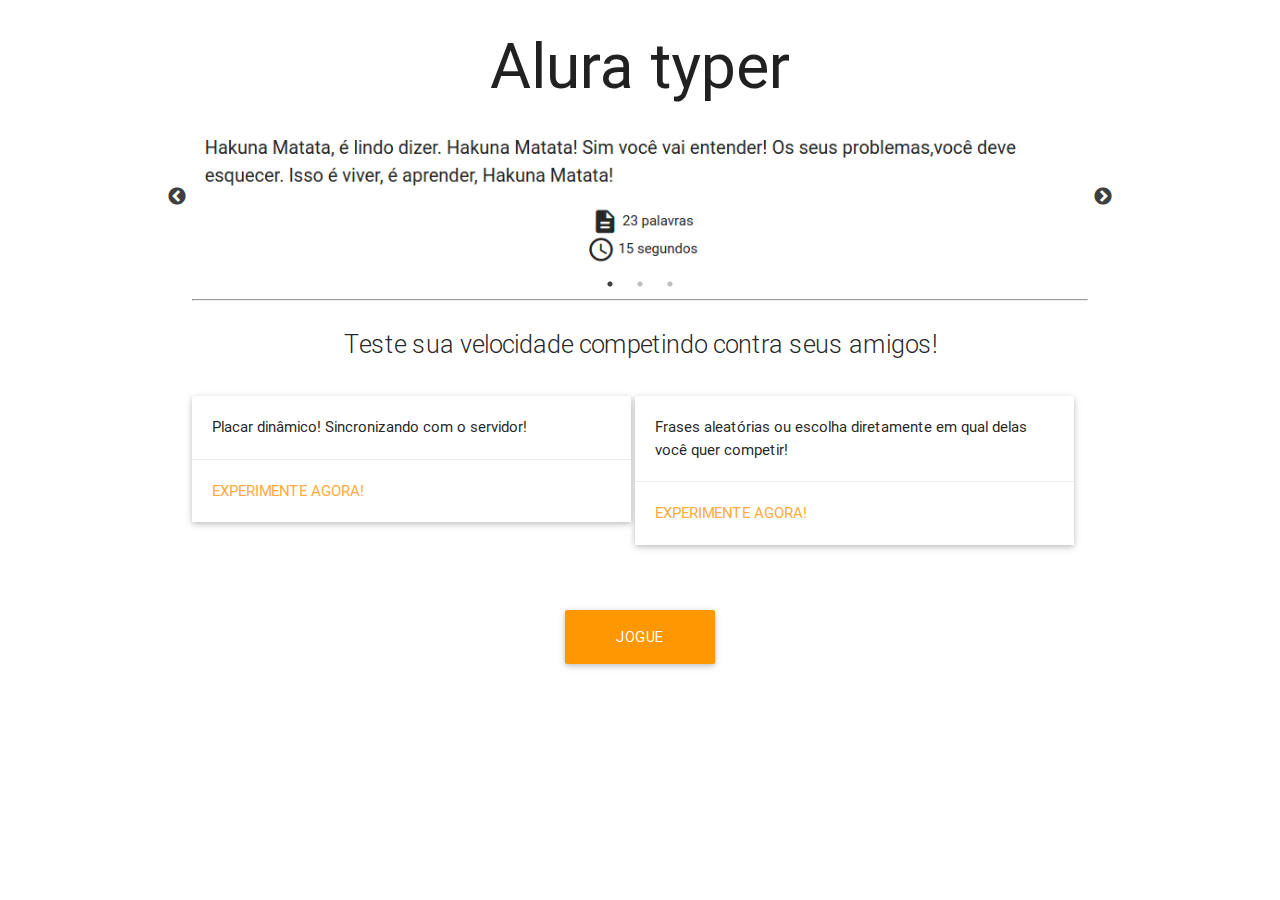
<file: public/index.html>
<!DOCTYPE html>
<html lang="en">
  <head>
    <meta charset="UTF-8" />
    <title>Alura Typer</title>
    <!--Import materialize.css-->
    <link rel="stylesheet" href="css/libs/materialize.min.css" />
    <!-- Import Google Material Icons -->
    <link href="css/libs/google-fonts.css" rel="stylesheet" />

    <link rel="stylesheet" type="text/css" href="slick/slick.css" />
    <link rel="stylesheet" type="text/css" href="slick/slick-theme.css" />

    <link href="css/index.css" rel="stylesheet" />
  </head>
  <body>
    <section class="container">
      <h1 class="center titulo header">Alura typer</h1>
      <div class="slider">
        <img src="img/slide1.png" class="imagem-jogo" />
        <img src="img/slide2.png" class="imagem-jogo" />
        <img src="img/slide3.png" class="imagem-jogo" />
      </div>
      <hr />
      <p class="flow-text center">
        Teste sua velocidade competindo contra seus amigos!
      </p>
      <div class="card">
        <div class="card-image">
          <!-- <img src="images/sample-1.jpg"> -->
        </div>
        <div class="card-content">
          <p>Placar dinâmico! Sincronizando com o servidor!</p>
        </div>
        <div class="card-action">
          <a href="principal.html">Experimente agora!</a>
        </div>
      </div>
      <div class="card">
        <div class="card-image">
          <!-- <img src="img/sl.jpg"> -->
        </div>
        <div class="card-content">
          <p>
            Frases aleatórias ou escolha diretamente em qual delas você quer
            competir!
          </p>
        </div>
        <div class="card-action">
          <a href="principal.html">Experimente agora!</a>
        </div>
      </div>

      <a
        class="waves-effect waves-light btn-large orange"
        id="botao-jogue"
        href="principal.html"
        >Jogue agora!</a
      >
    </section>

    <script src="js/jquery.js"></script>
    <script src="slick/slick.min.js"></script>
    <script src="js/slider.js"></script>
  </body>
</html>
</file>
<file: public/css/libs/google-fonts.css>
/* fallback */
@font-face {
  font-family: 'Material Icons';
  font-style: normal;
  font-weight: 400;
  src: local('../../fonts/Material Icons'), local('../../fonts/MaterialIcons-Regular'), url(https://fonts.gstatic.com/s/materialicons/v17/2fcrYFNaTjcS6g4U3t-Y5ZjZjT5FdEJ140U2DJYC3mY.woff2) format('woff2');
}

.material-icons {
  font-family: 'Material Icons';
  font-weight: normal;
  font-style: normal;
  font-size: 24px;
  line-height: 1;
  letter-spacing: normal;
  text-transform: none;
  display: inline-block;
  white-space: nowrap;
  word-wrap: normal;
  direction: ltr;
  -webkit-font-feature-settings: 'liga';
  -webkit-font-smoothing: antialiased;
}
</file>
<file: public/css/index.css>
.card {
  width: 49%;
  display: inline-block;
  vertical-align: top;
}

#botao-jogue {
  width: 150px;
  display: block;
  margin: 50px auto;
}

.slider {
  height: auto;
}

.slick-prev:before,
.slick-next:before {
  color: black;
}
</file>
